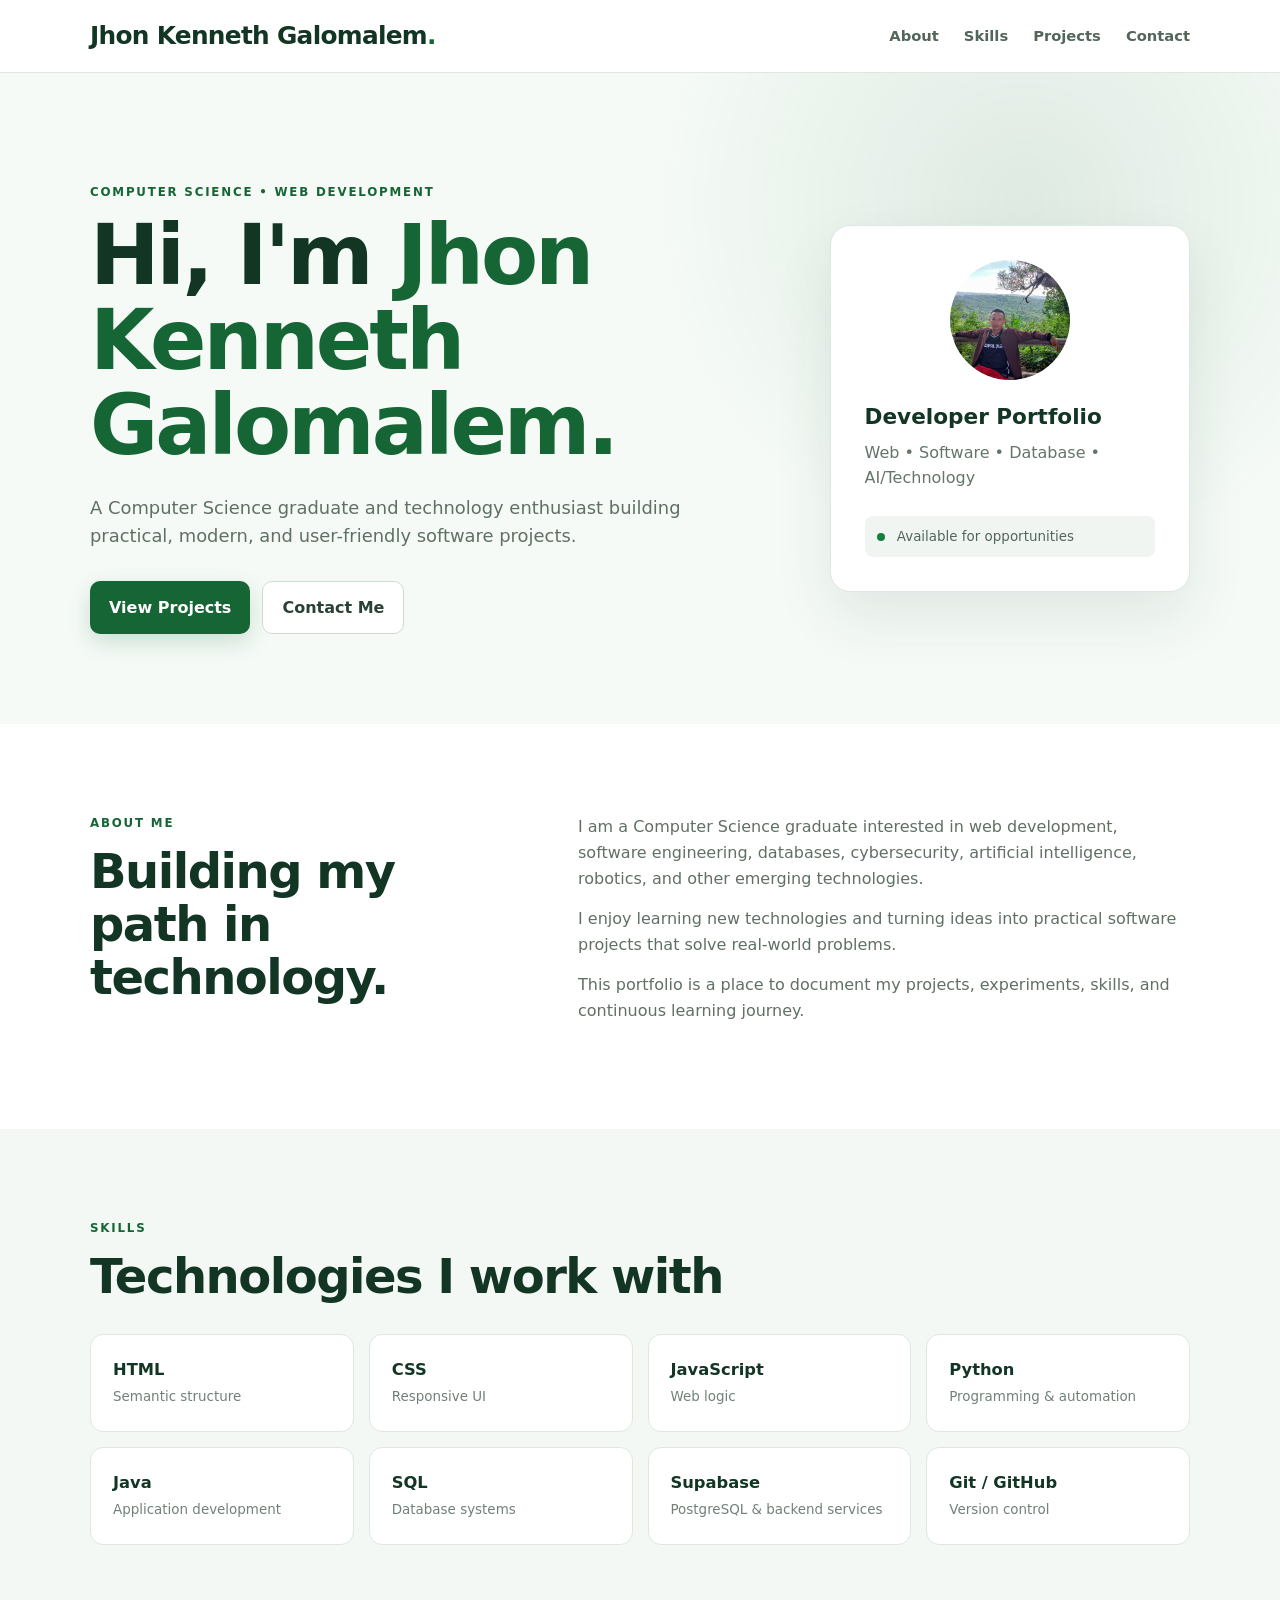
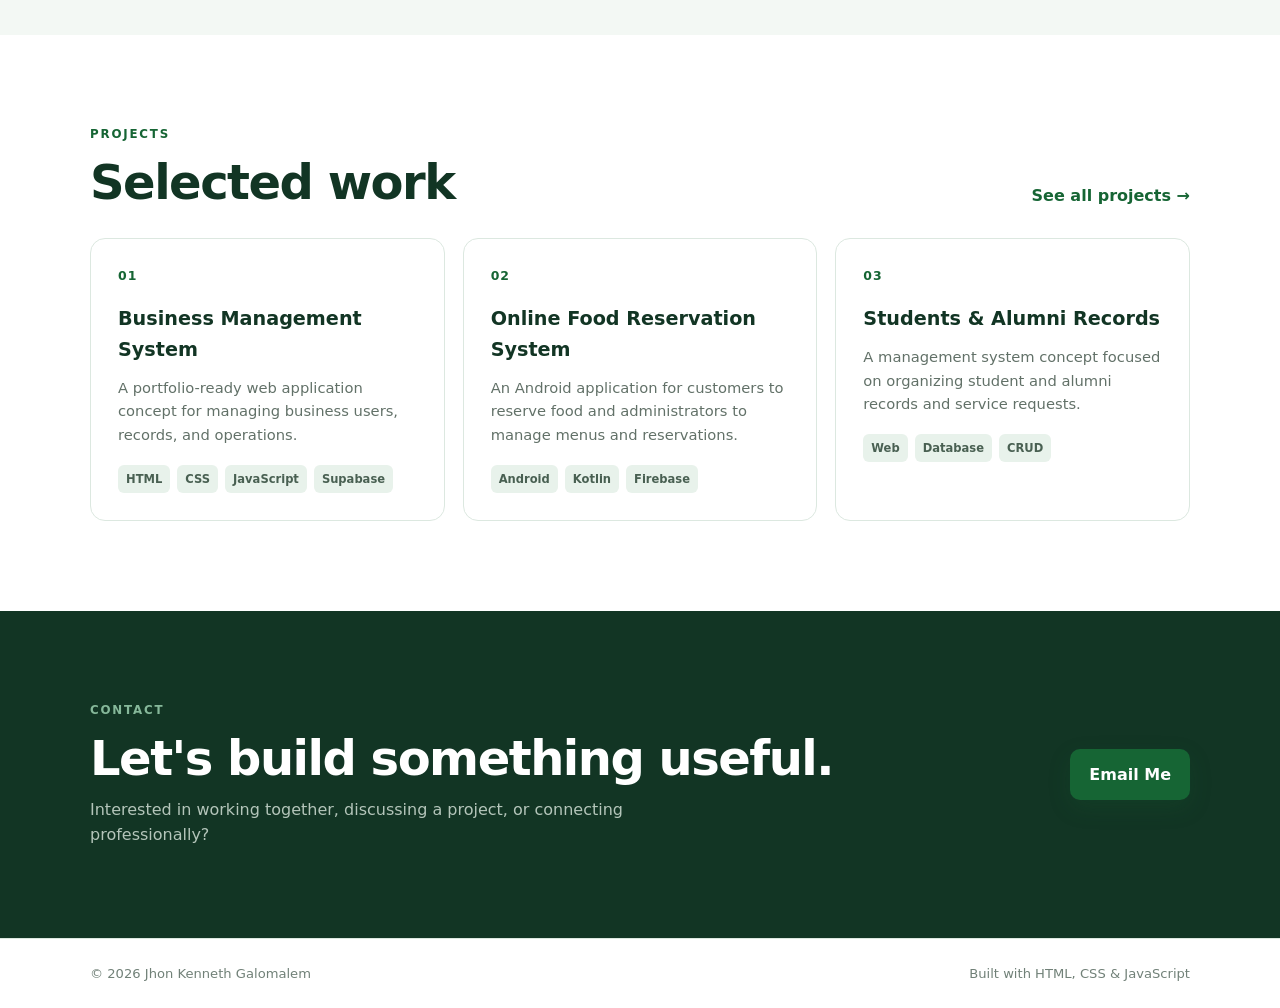
<file: index.html>
<!DOCTYPE html>
<html lang="en">
<head>
  <meta charset="UTF-8">
  <meta name="viewport" content="width=device-width, initial-scale=1.0">

  <meta
    name="description"
    content="Jhon Kenneth Galomalem — Computer Science graduate, developer, and technology enthusiast."
  >

  <meta name="author" content="Jhon Kenneth Galomalem">

  <title>Jhon Kenneth Galomalem | Portfolio</title>

  <link rel="stylesheet" href="style.css">
</head>

<body>

  <!-- ================= HEADER ================= -->
  <header class="site-header">

    <nav class="nav container">

      <a class="brand" href="index.html" aria-label="John Kenneth Galomalem home">
        Jhon Kenneth Galomalem<span>.</span>
      </a>

      <!-- Desktop Navigation -->
      <div class="nav-links" id="navLinks">

        <a href="#about">About</a>
        <a href="#skills">Skills</a>
        <a href="#projects">Projects</a>
        <a href="#contact">Contact</a>

      </div>

      <!-- Mobile Menu Button -->
      <button
        class="menu-toggle"
        type="button"
        aria-label="Open navigation menu"
        aria-expanded="false"
        aria-controls="navLinks"
      >
        ☰
      </button>

    </nav>

  </header>

  <main>

    <!-- ================= HERO ================= -->
    <section class="hero">

      <div class="container hero-grid">

        <div class="hero-content">

          <p class="eyebrow">
            COMPUTER SCIENCE • WEB DEVELOPMENT
          </p>

          <h1>
            Hi, I'm <span>Jhon Kenneth Galomalem.</span>
          </h1>

          <p class="hero-text">
            A Computer Science graduate and technology enthusiast building
            practical, modern, and user-friendly software projects.
          </p>

          <div class="hero-actions">

            <a class="btn primary" href="#projects">
              View Projects
            </a>

            <a class="btn outline" href="#contact">
              Contact Me
            </a>

          </div>

        </div>

        <div class="hero-card">

          <div class="avatar">
            <img src="profile.jpg" alt="Jhon Kenneth Galomalem">
          </div>

          <h2>
            Developer Portfolio
          </h2>

          <p>
            Web • Software • Database • AI/Technology
          </p>

          <div class="status">
            <span></span>
            Available for opportunities
          </div>

        </div>

      </div>

    </section>

    <!-- ================= ABOUT ================= -->
    <section id="about" class="section">

      <div class="container two-col">

        <div>

          <p class="eyebrow">
            ABOUT ME
          </p>

          <h2>
            Building my path in technology.
          </h2>

        </div>

        <div class="about-text">

          <p>
            I am a Computer Science graduate interested in web development,
            software engineering, databases, cybersecurity, artificial
            intelligence, robotics, and other emerging technologies.
          </p>

          <p>
            I enjoy learning new technologies and turning ideas into
            practical software projects that solve real-world problems.
          </p>

          <p>
            This portfolio is a place to document my projects, experiments,
            skills, and continuous learning journey.
          </p>

        </div>

      </div>

    </section>

    <!-- ================= SKILLS ================= -->
    <section id="skills" class="section section-muted">

      <div class="container">

        <p class="eyebrow">
          SKILLS
        </p>

        <h2>
          Technologies I work with
        </h2>

        <div class="skill-grid">

          <div class="skill-card">
            <strong>HTML</strong>
            <span>Semantic structure</span>
          </div>

          <div class="skill-card">
            <strong>CSS</strong>
            <span>Responsive UI</span>
          </div>

          <div class="skill-card">
            <strong>JavaScript</strong>
            <span>Web logic</span>
          </div>

          <div class="skill-card">
            <strong>Python</strong>
            <span>Programming & automation</span>
          </div>

          <div class="skill-card">
            <strong>Java</strong>
            <span>Application development</span>
          </div>

          <div class="skill-card">
            <strong>SQL</strong>
            <span>Database systems</span>
          </div>

          <div class="skill-card">
            <strong>Supabase</strong>
            <span>PostgreSQL & backend services</span>
          </div>

          <div class="skill-card">
            <strong>Git / GitHub</strong>
            <span>Version control</span>
          </div>

        </div>

      </div>

    </section>

    <!-- ================= PROJECTS ================= -->
    <section id="projects" class="section">

      <div class="container">

        <div class="section-head">

          <div>

            <p class="eyebrow">
              PROJECTS
            </p>

            <h2>
              Selected work
            </h2>

          </div>

          <a class="text-link" href="projects.html">
            See all projects →
          </a>

        </div>

        <div class="project-grid">

          <!-- Project 01 -->
          <article class="project-card">

            <div class="project-number">
              01
            </div>

            <h3>
              Business Management System
            </h3>

            <p>
              A portfolio-ready web application concept for managing
              business users, records, and operations.
            </p>

            <div class="tags">

              <span>HTML</span>
              <span>CSS</span>
              <span>JavaScript</span>
              <span>Supabase</span>

            </div>

          </article>

          <!-- Project 02 -->
          <article class="project-card">

            <div class="project-number">
              02
            </div>

            <h3>
              Online Food Reservation System
            </h3>

            <p>
              An Android application for customers to reserve food and
              administrators to manage menus and reservations.
            </p>

            <div class="tags">

              <span>Android</span>
              <span>Kotlin</span>
              <span>Firebase</span>

            </div>

          </article>

          <!-- Project 03 -->
          <article class="project-card">

            <div class="project-number">
              03
            </div>

            <h3>
              Students & Alumni Records
            </h3>

            <p>
              A management system concept focused on organizing student
              and alumni records and service requests.
            </p>

            <div class="tags">

              <span>Web</span>
              <span>Database</span>
              <span>CRUD</span>

            </div>

          </article>

        </div>

      </div>

    </section>

    <!-- ================= CONTACT ================= -->
    <section id="contact" class="section contact-section">

      <div class="container contact-card">

        <div>

          <p class="eyebrow">
            CONTACT
          </p>

          <h2>
            Let's build something useful.
          </h2>

          <p>
            Interested in working together, discussing a project,
            or connecting professionally?
          </p>

        </div>

        <a
          class="btn primary"
          href="mailto:jhonkennethgalomalem@gmail.com"
        >
          Email Me
        </a>

      </div>

    </section>

  </main>

  <!-- ================= FOOTER ================= -->
  <footer class="footer">

    <div class="container footer-inner">

      <span>
        © <span id="year"></span> Jhon Kenneth Galomalem
      </span>

      <span>
        Built with HTML, CSS & JavaScript
      </span>

    </div>

  </footer>

  <script src="script.js"></script>

</body>
</html>
</file>
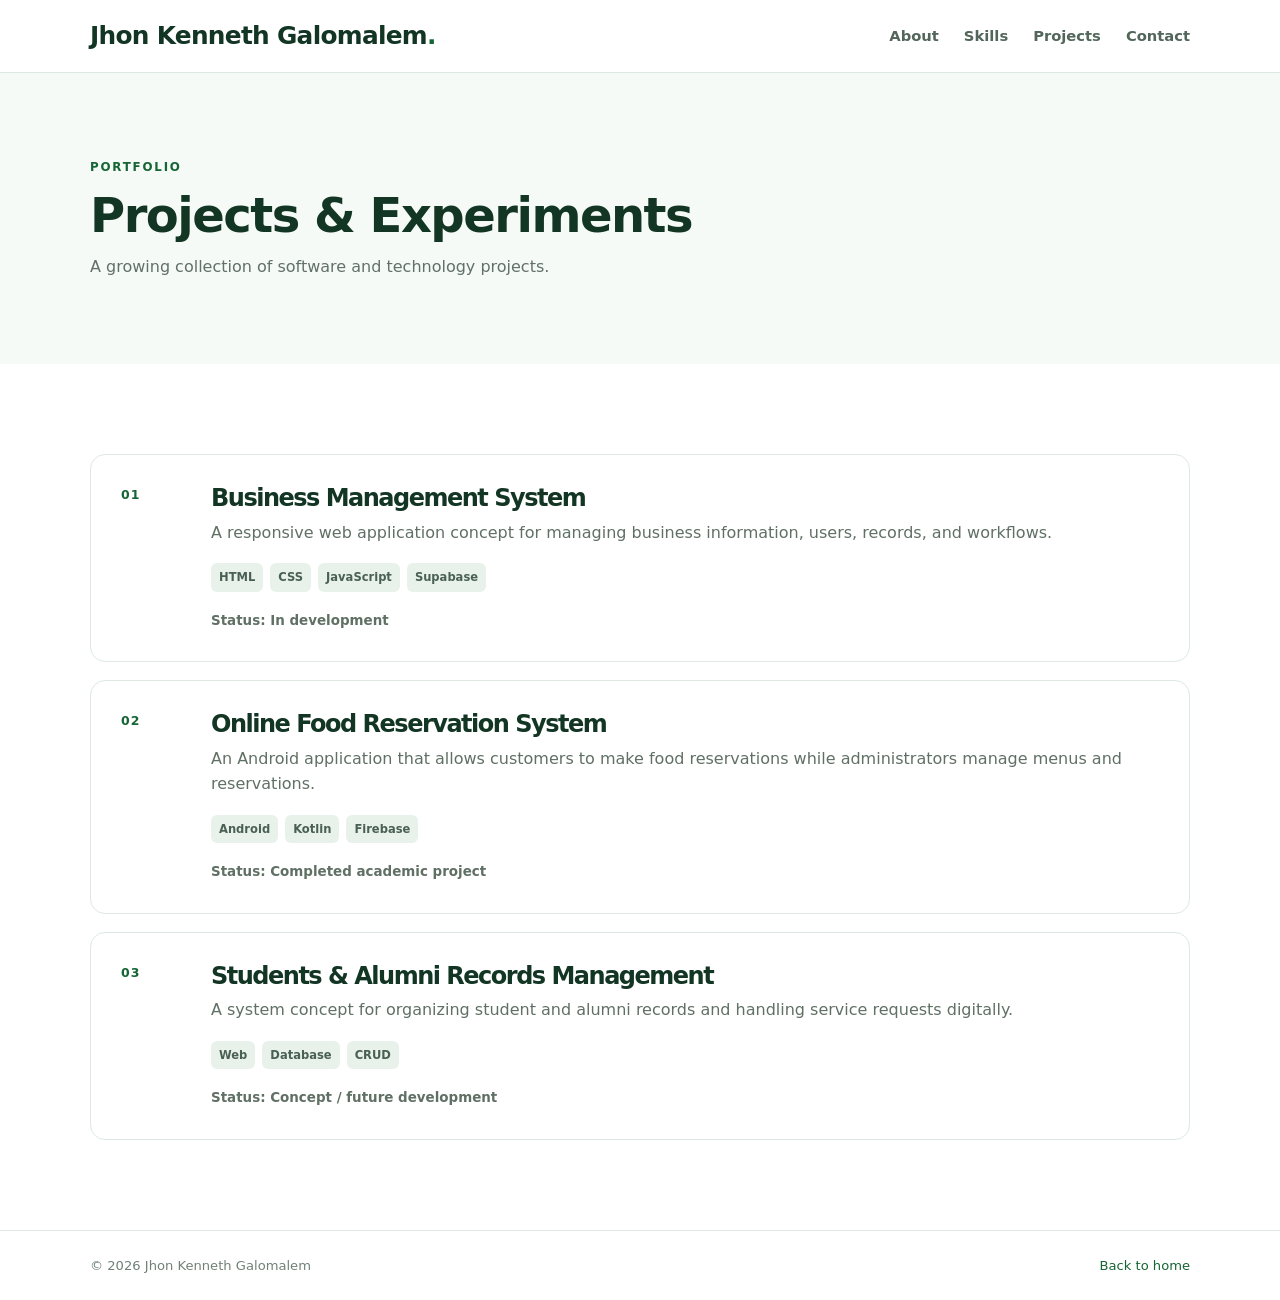
<file: projects.html>
<!DOCTYPE html>
<html lang="en">
<head>

  <meta charset="UTF-8">
  <meta name="viewport" content="width=device-width, initial-scale=1.0">

  <meta
    name="description"
    content="Projects and experiments by Jhon Kenneth Galomalem, Computer Science graduate and developer."
  >

  <meta name="author" content="Jhon Kenneth Galomalem">

  <title>Projects | John Kenneth Galomalem</title>

  <link rel="stylesheet" href="style.css">

</head>

<body>

  <!-- ================= HEADER ================= -->
  <header class="site-header">

    <nav class="nav container">

      <a
        class="brand"
        href="index.html"
        aria-label="Jhon Kenneth Galomalem home"
      >
        Jhon Kenneth Galomalem<span>.</span>
      </a>

      <!-- Desktop Navigation -->
      <div class="nav-links" id="navLinks">

        <a href="index.html#about">
          About
        </a>

        <a href="index.html#skills">
          Skills
        </a>

        <a href="index.html#projects">
          Projects
        </a>

        <a href="index.html#contact">
          Contact
        </a>

      </div>

      <!-- Mobile Menu Button -->
      <button
        class="menu-toggle"
        type="button"
        aria-label="Open navigation menu"
        aria-expanded="false"
        aria-controls="navLinks"
      >
        ☰
      </button>

    </nav>

  </header>

  <main>

    <!-- ================= PAGE HERO ================= -->
    <section class="page-hero">

      <div class="container">

        <p class="eyebrow">
          PORTFOLIO
        </p>

        <h1>
          Projects & Experiments
        </h1>

        <p>
          A growing collection of software and technology projects.
        </p>

      </div>

    </section>

    <!-- ================= PROJECT LIST ================= -->
    <section class="section">

      <div class="container project-list">

        <!-- Project 01 -->
        <article class="project-detail">

          <div class="project-number">
            01
          </div>

          <div>

            <h2>
              Business Management System
            </h2>

            <p>
              A responsive web application concept for managing
              business information, users, records, and workflows.
            </p>

            <div class="tags">

              <span>HTML</span>
              <span>CSS</span>
              <span>JavaScript</span>
              <span>Supabase</span>

            </div>

            <p class="project-status">
              Status: In development
            </p>

          </div>

        </article>

        <!-- Project 02 -->
        <article class="project-detail">

          <div class="project-number">
            02
          </div>

          <div>

            <h2>
              Online Food Reservation System
            </h2>

            <p>
              An Android application that allows customers to make
              food reservations while administrators manage menus
              and reservations.
            </p>

            <div class="tags">

              <span>Android</span>
              <span>Kotlin</span>
              <span>Firebase</span>

            </div>

            <p class="project-status">
              Status: Completed academic project
            </p>

          </div>

        </article>

        <!-- Project 03 -->
        <article class="project-detail">

          <div class="project-number">
            03
          </div>

          <div>

            <h2>
              Students & Alumni Records Management
            </h2>

            <p>
              A system concept for organizing student and alumni
              records and handling service requests digitally.
            </p>

            <div class="tags">

              <span>Web</span>
              <span>Database</span>
              <span>CRUD</span>

            </div>

            <p class="project-status">
              Status: Concept / future development
            </p>

          </div>

        </article>

      </div>

    </section>

  </main>

  <!-- ================= FOOTER ================= -->
  <footer class="footer">

    <div class="container footer-inner">

      <span>
        © <span id="year"></span> Jhon Kenneth Galomalem
      </span>

      <a href="index.html">
        Back to home
      </a>

    </div>

  </footer>

  <script src="script.js"></script>

</body>
</html>
</file>
<file: style.css>
/* =========================================================
   RESET
========================================================= */

* {
  margin: 0;
  padding: 0;
  box-sizing: border-box;
}

/* =========================================================
   BASE
========================================================= */

html {
  scroll-behavior: smooth;
  scroll-padding-top: 90px;
}

body {
  font-family:
    Inter,
    ui-sans-serif,
    system-ui,
    -apple-system,
    BlinkMacSystemFont,
    "Segoe UI",
    sans-serif;

  color: #123524;
  background: #ffffff;
  line-height: 1.6;
}

a {
  color: inherit;
}

button,
input,
textarea {
  font: inherit;
}

button {
  cursor: pointer;
}

.container {
  width: min(1100px, 92%);
  margin: 0 auto;
}

/* =========================================================
   HEADER / NAVIGATION
========================================================= */

.site-header {
  background: rgba(255, 255, 255, 0.94);
  backdrop-filter: blur(12px);

  border-bottom: 1px solid #dce8e0;

  position: sticky;
  top: 0;

  z-index: 100;
}

.nav {
  min-height: 72px;

  display: flex;
  align-items: center;
  justify-content: space-between;

  gap: 20px;

  position: relative;
}

.brand {
  text-decoration: none;

  font-size: 1.55rem;
  font-weight: 800;

  letter-spacing: -0.7px;

  white-space: nowrap;
}

.brand span {
  color: #166534;
}

/* Desktop navigation */

.nav-links {
  display: flex;
  align-items: center;

  gap: 25px;
}

.nav-links a {
  text-decoration: none;

  color: #52665a;

  font-size: 0.92rem;
  font-weight: 600;

  transition: color 0.2s ease;
}

.nav-links a:hover {
  color: #166534;
}

/* Mobile menu button */

.menu-toggle {
  display: none;

  border: 0;
  background: transparent;

  color: #123524;

  font-size: 1.6rem;

  line-height: 1;

  padding: 8px;

  border-radius: 8px;
}

.menu-toggle:hover {
  background: #edf5ef;
}

/* =========================================================
   HERO
========================================================= */

.hero {
  padding: 110px 0 90px;

  background:
    radial-gradient(
      circle at 80% 20%,
      rgba(22, 101, 52, 0.10),
      transparent 32%
    ),
    #f5faf6;
}

.hero-grid {
  display: grid;

  grid-template-columns: 1.3fr 0.7fr;

  gap: 70px;

  align-items: center;
}

.eyebrow {
  color: #166534;

  font-size: 0.74rem;
  font-weight: 800;

  letter-spacing: 1.8px;

  margin-bottom: 12px;
}

.hero h1 {
  font-size: clamp(2.8rem, 7vw, 5.2rem);

  line-height: 1.02;

  letter-spacing: -3px;

  max-width: 800px;
}

.hero h1 span {
  color: #166534;
}

.hero-text {
  max-width: 650px;

  color: #607064;

  font-size: 1.12rem;

  margin: 25px 0 30px;
}

/* =========================================================
   BUTTONS
========================================================= */

.hero-actions {
  display: flex;

  gap: 12px;

  flex-wrap: wrap;
}

.btn {
  display: inline-flex;

  justify-content: center;
  align-items: center;

  text-decoration: none;

  border: 0;
  border-radius: 10px;

  padding: 13px 19px;

  font-weight: 750;

  cursor: pointer;

  transition:
    transform 0.2s ease,
    background 0.2s ease,
    box-shadow 0.2s ease;
}

.btn:hover {
  transform: translateY(-2px);
}

.primary {
  background: #166534;

  color: #ffffff;

  box-shadow:
    0 8px 22px rgba(22, 101, 52, 0.18);
}

.primary:hover {
  background: #14532d;
}

.outline {
  border: 1px solid #cddcd2;

  background: #ffffff;

  color: #294235;
}

.outline:hover {
  background: #f5faf6;
}

/* =========================================================
   HERO CARD
========================================================= */

.hero-card {
  background: #ffffff;

  border: 1px solid #dce8e0;

  border-radius: 20px;

  padding: 34px;

  box-shadow:
    0 25px 60px rgba(20, 55, 32, 0.09);
}

.avatar {
  width: 120px;
  height: 120px;
  border-radius: 50%;
  overflow: hidden;
  margin: 0 auto 20px;
}

.avatar img {
  width: 100%;
  height: 100%;
  object-fit: cover;
  display: block;
}

.hero-card h2 {
  font-size: 1.35rem;

  margin-bottom: 5px;
}

.hero-card p {
  color: #64756a;
}

.status {
  margin-top: 25px;

  padding: 10px 12px;

  border-radius: 8px;

  background: #f0f5f2;

  color: #52665a;

  font-size: 0.84rem;
}

.status span {
  display: inline-block;

  width: 8px;
  height: 8px;

  border-radius: 50%;

  background: #15803d;

  margin-right: 8px;
}

/* =========================================================
   SECTIONS
========================================================= */

.section {
  padding: 90px 0;
}

.section-muted {
  background: #f3f8f4;
}

.section h2,
.page-hero h1 {
  font-size: clamp(2rem, 4vw, 3rem);

  line-height: 1.1;

  letter-spacing: -1.5px;
}

/* =========================================================
   ABOUT
========================================================= */

.two-col {
  display: grid;

  grid-template-columns: 0.8fr 1.2fr;

  gap: 80px;
}

.about-text p {
  color: #607064;

  margin-bottom: 15px;
}

/* =========================================================
   SKILLS
========================================================= */

.skill-grid {
  display: grid;

  grid-template-columns: repeat(4, 1fr);

  gap: 15px;

  margin-top: 32px;
}

.skill-card {
  padding: 22px;

  background: #ffffff;

  border: 1px solid #dce8e0;

  border-radius: 13px;

  transition:
    transform 0.2s ease,
    box-shadow 0.2s ease;
}

.skill-card:hover {
  transform: translateY(-3px);

  box-shadow:
    0 12px 25px rgba(20, 55, 32, 0.07);
}

.skill-card strong {
  display: block;

  font-size: 1.02rem;
}

.skill-card span {
  color: #718178;

  font-size: 0.84rem;
}

/* =========================================================
   PROJECTS
========================================================= */

.section-head {
  display: flex;

  justify-content: space-between;
  align-items: end;

  gap: 25px;

  margin-bottom: 30px;
}

.text-link {
  color: #166534;

  text-decoration: none;

  font-weight: 700;

  white-space: nowrap;
}

.text-link:hover {
  text-decoration: underline;
}

.project-grid {
  display: grid;

  grid-template-columns: repeat(3, 1fr);

  gap: 18px;
}

.project-card {
  border: 1px solid #dce8e0;

  border-radius: 15px;

  padding: 27px;

  background: #ffffff;

  transition:
    transform 0.2s ease,
    box-shadow 0.2s ease;
}

.project-card:hover {
  transform: translateY(-4px);

  box-shadow:
    0 18px 35px rgba(20, 55, 32, 0.08);
}

.project-number {
  color: #166534;

  font-weight: 800;

  font-size: 0.78rem;

  letter-spacing: 1px;

  margin-bottom: 18px;
}

.project-card h3 {
  font-size: 1.2rem;

  margin-bottom: 10px;
}

.project-card p {
  color: #627168;

  font-size: 0.92rem;
}

/* =========================================================
   TAGS
========================================================= */

.tags {
  display: flex;

  flex-wrap: wrap;

  gap: 7px;

  margin-top: 18px;
}

.tags span {
  font-size: 0.72rem;

  padding: 5px 8px;

  background: #e8f2eb;

  border-radius: 6px;

  color: #496052;

  font-weight: 700;
}

/* =========================================================
   CONTACT
========================================================= */

.contact-section {
  background: #123524;

  color: #ffffff;
}

.contact-card {
  display: flex;

  justify-content: space-between;
  align-items: center;

  gap: 30px;
}

.contact-card p:not(.eyebrow) {
  color: #b4c5ba;

  margin-top: 12px;

  max-width: 650px;
}

.contact-section .eyebrow {
  color: #86b89a;
}

/* =========================================================
   FOOTER
========================================================= */

.footer {
  border-top: 1px solid #dce8e0;

  padding: 24px 0;

  color: #718178;

  font-size: 0.82rem;
}

.footer-inner {
  display: flex;

  justify-content: space-between;

  gap: 20px;
}

.footer a {
  color: #166534;

  text-decoration: none;
}

.footer a:hover {
  text-decoration: underline;
}

/* =========================================================
   PROJECTS PAGE
========================================================= */

.page-hero {
  padding: 85px 0;

  background: #f5faf6;
}

.page-hero p:last-child {
  color: #627168;

  margin-top: 12px;
}

.project-list {
  display: grid;

  gap: 18px;
}

.project-detail {
  display: grid;

  grid-template-columns: 70px 1fr;

  gap: 20px;

  padding: 30px;

  border: 1px solid #dce8e0;

  border-radius: 15px;

  background: #ffffff;
}

.project-detail h2 {
  font-size: 1.5rem;

  margin-bottom: 8px;
}

.project-detail p {
  color: #607064;
}

.project-status {
  font-size: 0.84rem;

  margin-top: 18px;

  font-weight: 700;
}

/* =========================================================
   FOCUS ACCESSIBILITY
========================================================= */

button:focus-visible,
a:focus-visible {
  outline: 3px solid rgba(22, 101, 52, 0.25);

  outline-offset: 3px;
}

/* =========================================================
   TABLET
========================================================= */

@media (max-width: 900px) {

  .hero-grid {
    grid-template-columns: 1fr;

    gap: 45px;
  }

  .hero-card {
    max-width: 600px;
  }

  .two-col {
    grid-template-columns: 1fr;

    gap: 40px;
  }

  .skill-grid {
    grid-template-columns: repeat(2, 1fr);
  }

  .project-grid {
    grid-template-columns: repeat(2, 1fr);
  }

}

/* =========================================================
   MOBILE NAVIGATION
========================================================= */

@media (max-width: 800px) {

  .nav {
    min-height: 68px;
  }

  .menu-toggle {
    display: block;
  }

  .nav-links {
    display: none;

    position: absolute;

    top: 68px;

    left: 0;
    right: 0;

    flex-direction: column;

    align-items: stretch;

    gap: 0;

    background: #ffffff;

    border-bottom: 1px solid #dce8e0;

    box-shadow:
      0 12px 25px rgba(18, 53, 36, 0.08);

    padding: 10px 4%;
  }

  .nav-links.open {
    display: flex;
  }

  .nav-links a {
    padding: 14px 0;

    border-bottom: 1px solid #edf3ef;
  }

  .nav-links a:last-child {
    border-bottom: 0;
  }

  .contact-card {
    flex-direction: column;

    align-items: flex-start;
  }

  .section-head {
    align-items: flex-start;

    flex-direction: column;
  }

}

/* =========================================================
   SMALL TABLETS / LARGE PHONES
========================================================= */

@media (max-width: 650px) {

  .hero {
    padding: 80px 0 65px;
  }

  .hero h1 {
    letter-spacing: -2px;
  }

  .hero-card {
    padding: 28px;
  }

  .section {
    padding: 70px 0;
  }

  .project-grid {
    grid-template-columns: 1fr;
  }

  .project-detail {
    grid-template-columns: 1fr;

    gap: 5px;
  }

}

/* =========================================================
   SMALL PHONES
========================================================= */

@media (max-width: 520px) {

  .container {
    width: min(92%, 1100px);
  }

  .hero {
    padding: 70px 0 55px;
  }

  .hero h1 {
    font-size: clamp(2.5rem, 13vw, 3.5rem);

    letter-spacing: -2px;
  }

  .hero-text {
    font-size: 1rem;
  }

  .hero-actions {
    flex-direction: column;

    align-items: stretch;
  }

  .btn {
    width: 100%;
  }

  .skill-grid {
    grid-template-columns: 1fr;
  }

  .section {
    padding: 60px 0;
  }

  .section h2,
  .page-hero h1 {
    font-size: 2rem;
  }

  .project-card {
    padding: 23px;
  }

  .project-detail {
    padding: 23px;
  }

  .footer-inner {
    flex-direction: column;

    align-items: flex-start;
  }

  .page-hero {
    padding: 65px 0;
  }

}

/* =========================================================
   VERY SMALL PHONES
========================================================= */

@media (max-width: 360px) {

  .brand {
    font-size: 1.35rem;
  }

  .hero h1 {
    font-size: 2.35rem;
  }

  .hero-card {
    padding: 23px;
  }

  .avatar {
    width: 75px;
    height: 75px;
  }

}
</file>
